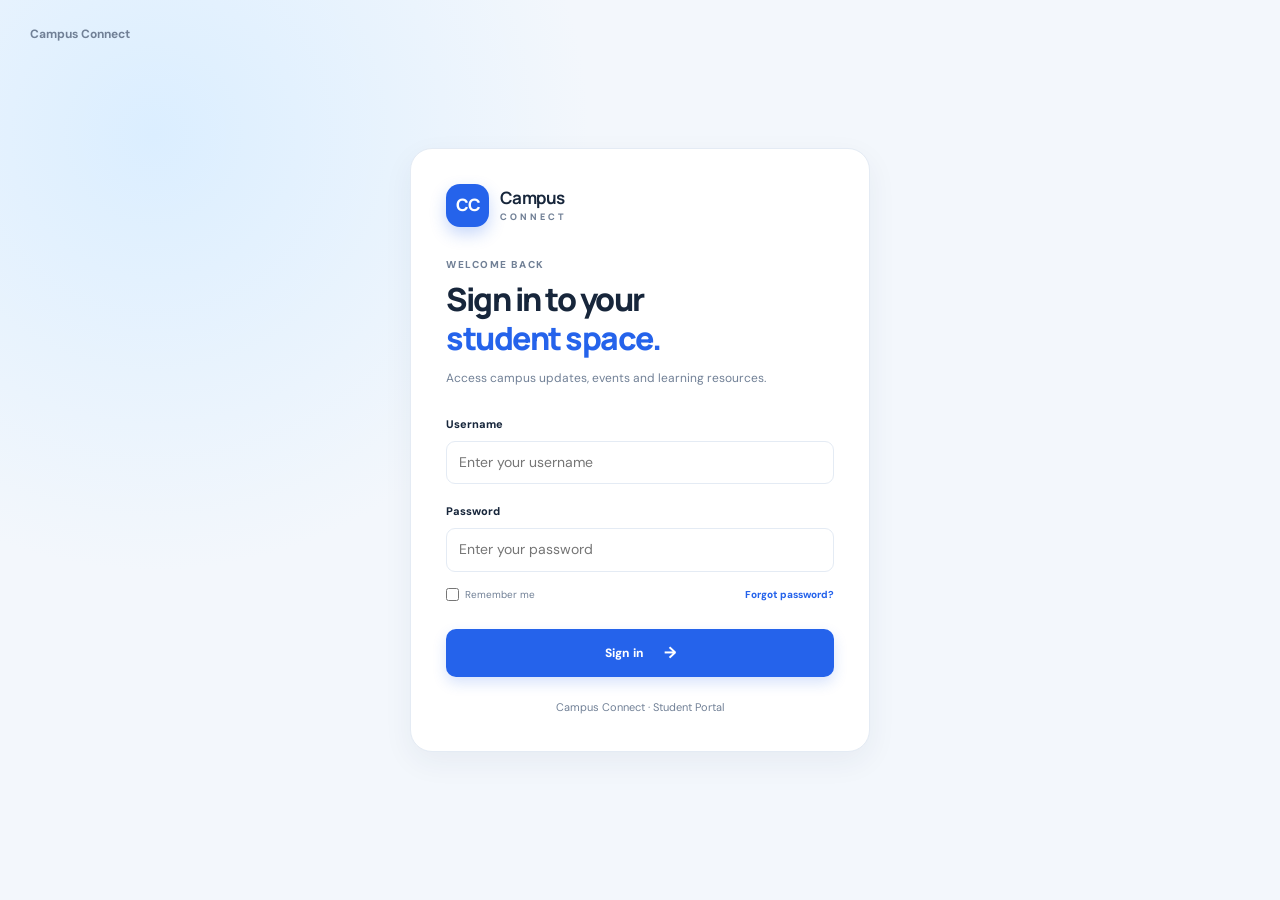
<file: Student Portal/index.html>
<!DOCTYPE html>
<html lang="en" data-theme="ice">
<head>
  <meta charset="UTF-8">
  <meta name="viewport" content="width=device-width, initial-scale=1.0">
  <meta name="description" content="Campus Connect — a student portal for campus announcements, events, study resources and support.">
  <title>Campus Connect | Student Portal</title>
  <script>if (localStorage.getItem("campusConnectDemoUser") !== "Noor Ul Subha") { window.location.replace("login.html"); }</script>
  <link rel="stylesheet" href="css/style.css">
  <script src="js/script.js" defer></script>
</head>
<body>
  <div class="app-shell">
    <aside class="sidebar" id="sidebar">
      <a class="brand" href="#dashboard" aria-label="Campus Connect home">
        <span class="brand-mark">CC</span>
        <span><strong>Campus</strong><small>CONNECT</small></span>
      </a>
      <div class="campus-label">STUDENT SPACE</div>
      <nav class="side-nav" aria-label="Main navigation">
        <a class="nav-link active" href="#dashboard"><span>⌂</span> Dashboard</a>
        <a class="nav-link" href="#announcements"><span>◉</span> Announcements <i class="nav-count">3</i></a>
        <a class="nav-link" href="#events"><span>▦</span> Events</a>
        <a class="nav-link" href="#lost-found"><span>⌕</span> Lost &amp; Found</a>
        <a class="nav-link" href="#resources"><span>▤</span> Study Resources</a>
        <a class="nav-link" href="#profile"><span>♙</span> Student Profile</a>
        <a class="nav-link" href="#support"><span>♡</span> Help &amp; Support</a>
      </nav>
      <div class="sidebar-bottom">
        <div class="help-card">
          <span class="help-icon">?</span>
          <strong>Need a hand?</strong>
          <p>We're here to help you find your way around campus.</p>
          <a href="#support">Visit support <span>→</span></a>
        </div>
        <div class="sidebar-foot">Campus Connect <span>•</span> Student Portal</div>
      </div>
    </aside>

    <main class="main-area" id="dashboard">
      <header class="topbar">
        <button class="menu-toggle" id="menuToggle" aria-label="Toggle navigation">☰</button>
        <div class="breadcrumb">Student Space <span>/</span> <strong>Dashboard</strong></div>
        <div class="top-actions">
          <label class="theme-select-label" for="themeSelect">Theme</label>
          <select id="themeSelect" aria-label="Choose colour theme">
            <option value="ice">Ice Blue</option>
            <option value="graphite">Graphite &amp; Gold</option>
            <option value="burgundy">Burgundy &amp; White</option>
          </select>
          <button class="icon-button" id="notificationButton" aria-label="View notifications">♧<span class="notification-dot"></span></button>
          <a class="auth-nav-button" id="authNavButton" href="login.html">Login</a><a class="avatar" href="#profile" aria-label="Open student profile">NS</a>
        </div>
      </header>

      <section class="welcome-row">
        <div>
          <p class="eyebrow">THURSDAY, 29 OCTOBER 2026</p>
          <h1>Good evening, <span>Student.</span> <span class="wave">✦</span></h1>
          <p class="muted welcome-copy">Your campus life, all in one place. Here's what's happening today.</p>
        </div>
        <a class="primary-button" href="#events">Explore campus <span>↗</span></a>
      </section>

      <section class="hero-banner">
        <div class="hero-content">
          <span class="pill pill-light">CAMPUS UPDATE</span>
          <h2>Your next chapter<br>starts <em>right here.</em></h2>
          <p>Stay informed, stay prepared, and make the most of your university journey.</p>
          <a href="#announcements" class="hero-link">See what's new <span>→</span></a>
        </div>
        <div class="hero-art" aria-hidden="true">
          <div class="art-orbit orbit-one"></div><div class="art-orbit orbit-two"></div>
          <div class="art-book">▤</div><div class="art-spark spark-one">✦</div><div class="art-spark spark-two">✧</div>
          <div class="art-caption">LEARN · CONNECT · GROW</div>
        </div>
      </section>

      <section class="stats-grid" aria-label="Campus at a glance">
        <article class="stat-card"><div class="stat-icon icon-blue">▦</div><div><p>Upcoming events</p><strong>02</strong><small>Mark your calendar</small></div><span class="stat-arrow">↗</span></article>
        <article class="stat-card"><div class="stat-icon icon-orange">◉</div><div><p>New announcements</p><strong>03</strong><small>Stay up to date</small></div><span class="stat-arrow">↗</span></article>
        <article class="stat-card"><div class="stat-icon icon-green">▤</div><div><p>Study resources</p><strong>12+</strong><small>Ready to explore</small></div><span class="stat-arrow">↗</span></article>
      </section>

      <div class="content-grid">
        <section class="panel announcements-panel" id="announcements">
          <div class="section-heading"><div><p class="eyebrow">STAY INFORMED</p><h2>Latest announcements</h2></div><a class="text-link" href="#announcements">View all <span>→</span></a></div>
          <article class="announcement-item">
            <div class="announcement-icon exam-icon">▣</div>
            <div class="announcement-body"><div class="item-meta"><span class="tag tag-important">Academic</span><span>29 Oct 2026</span></div><h3>Mid-term examinations begin soon</h3><p>Mid-term examinations are scheduled to begin on Monday, 2 November. Check your official timetable before exam day.</p><a href="#events" class="inline-link">View event details →</a></div>
          </article>
          <article class="announcement-item">
            <div class="announcement-icon event-icon">✦</div>
            <div class="announcement-body"><div class="item-meta"><span class="tag tag-event">Campus life</span><span>29 Oct 2026</span></div><h3>Get ready for Student Week</h3><p>Student Week is expected to start on 9 November. More details about activities will be shared when available.</p><a href="#events" class="inline-link">Explore events →</a></div>
          </article>
          <article class="announcement-item">
            <div class="announcement-icon resource-icon">▤</div>
            <div class="announcement-body"><div class="item-meta"><span class="tag tag-resource">Resources</span><span>Campus notice</span></div><h3>Keep your study materials organised</h3><p>Use the Study Resources section to organise course notes and learning links in one place.</p><a href="#resources" class="inline-link">Browse resources →</a></div>
          </article>
        </section>

        <aside class="right-column">
          <section class="panel events-panel" id="events">
            <div class="section-heading"><div><p class="eyebrow">SAVE THE DATE</p><h2>Upcoming events</h2></div><span class="calendar-mark">▦</span></div>
            <article class="event-card">
              <div class="date-block"><span>NOV</span><strong>02</strong><small>MON</small></div>
              <div class="event-info"><span class="event-type">ACADEMIC</span><h3>Mid-Term Examinations</h3><p>University-wide examination period</p><button class="small-button event-remind" data-event="Mid-Term Examinations">Set reminder</button></div>
            </article>
            <article class="event-card">
              <div class="date-block date-purple"><span>NOV</span><strong>09</strong><small>MON</small></div>
              <div class="event-info"><span class="event-type purple-text">CAMPUS LIFE</span><h3>Student Week</h3><p>Student activities and engagement</p><button class="small-button event-remind" data-event="Student Week">Set reminder</button></div>
            </article>
            <p class="note-text">Dates provided for planning. Check official university notices for confirmed schedules and updates.</p>
          </section>

          <section class="panel quick-panel">
            <div class="section-heading"><div><p class="eyebrow">JUMP RIGHT IN</p><h2>Quick access</h2></div></div>
            <div class="quick-links">
              <a href="#resources"><span class="quick-icon quick-blue">▤</span><span><strong>Course materials</strong><small>Notes and learning links</small></span><b>→</b></a>
              <a href="#lost-found"><span class="quick-icon quick-orange">⌕</span><span><strong>Lost &amp; Found</strong><small>Find or report an item</small></span><b>→</b></a>
              <a href="#support"><span class="quick-icon quick-green">♡</span><span><strong>Student support</strong><small>Get help when you need it</small></span><b>→</b></a>
            </div>
          </section>
        </aside>
      </div>

      <section class="lower-grid">
        <section class="panel resources-panel" id="resources">
          <div class="section-heading"><div><p class="eyebrow">LEARN AT YOUR PACE</p><h2>Study resources</h2></div><button class="subtle-button" id="addResourceButton">+ Add resource</button></div>
          <div class="resource-grid" id="resourceGrid">
            <article class="resource-card"><div class="file-icon pdf-icon">PDF</div><div><span class="resource-category">STUDY GUIDE</span><h3>Exam preparation checklist</h3><p>A simple guide to plan your revision.</p></div><button class="resource-open" data-resource="Exam preparation checklist">Open ↗</button></article>
            <article class="resource-card"><div class="file-icon notes-icon">DOC</div><div><span class="resource-category">CLASS NOTES</span><h3>Lecture notes organiser</h3><p>Keep notes grouped by subject.</p></div><button class="resource-open" data-resource="Lecture notes organiser">Open ↗</button></article>
            <article class="resource-card"><div class="file-icon link-icon">LINK</div><div><span class="resource-category">LEARNING</span><h3>Useful learning links</h3><p>Save trusted course resources.</p></div><button class="resource-open" data-resource="Useful learning links">Open ↗</button></article>
          </div>
          
        </section>
        <section class="panel profile-panel" id="profile">
          <div class="section-heading"><div><p class="eyebrow">YOUR CAMPUS IDENTITY</p><h2>Student profile</h2></div><span class="profile-check">✓</span></div>
          <div class="profile-summary"><div class="profile-avatar">NS</div><div><h3>Noor Ul Subha</h3><p>BS Software Engineering</p><span class="profile-status"><i></i> Student profile preview</span></div></div>
          <div class="profile-details"><div><span>University</span><strong>COMSATS University</strong></div><div><span>Campus</span><strong>Sahiwal</strong></div><div><span>Semester</span><strong>4th Semester</strong></div></div>
          <button class="outline-button" id="editProfileButton">Edit demo profile <span>→</span></button>
          <p class="note-text">Demo profile for the prototype. No student ID or private account data is stored.</p>
        </section>
      </section>

      <section class="panel utility-panel" id="lost-found">
        <div class="section-heading"><div><p class="eyebrow">LOOK OUT FOR EACH OTHER</p><h2>Lost &amp; Found board</h2><p class="muted">Post a demo listing or browse items reported by students.</p></div><button class="primary-button" id="postItemButton">+ Post an item</button></div>
        <div class="lost-grid" id="lostGrid">
          <article class="lost-card"><span class="lost-symbol">⌕</span><div><span class="tag tag-important">Lost item</span><h3>Student ID card</h3><p>Last seen near the library · Sample listing</p></div><button class="small-button contact-owner">View details</button></article>
          <article class="lost-card"><span class="lost-symbol found-symbol">✓</span><div><span class="tag tag-event">Found item</span><h3>Water bottle</h3><p>Found near the cafeteria · Sample listing</p></div><button class="small-button contact-owner">View details</button></article>
        </div>
      </section>

      <section class="panel support-panel" id="support">
        <div class="support-copy"><p class="eyebrow">WE'RE HERE FOR YOU</p><h2>How can we help?</h2><p class="muted">Send a question or describe the support you need. This demo form shows a confirmation in your browser.</p></div>
        <form id="supportForm" class="support-form"><label for="supportTopic">Topic</label><select id="supportTopic" required><option value="">Choose a topic</option><option>Portal help</option><option>Study resources</option><option>Lost &amp; Found</option><option>Other question</option></select><label for="supportMessage">Your message</label><textarea id="supportMessage" rows="3" placeholder="How can we help you?" required></textarea><button class="primary-button" type="submit">Send message <span>→</span></button></form>
      </section>

      <footer class="footer"><a class="footer-brand" href="#dashboard">Campus Connect</a><span>Built for a more connected campus.</span></footer>
    </main>
  </div>

  <dialog id="appDialog" class="app-dialog"><form method="dialog"><button class="dialog-close" aria-label="Close dialog">×</button></form><div id="dialogContent"></div></dialog>
  <div class="toast" id="toast" role="status" aria-live="polite"></div>
</body>
</html>
</file>
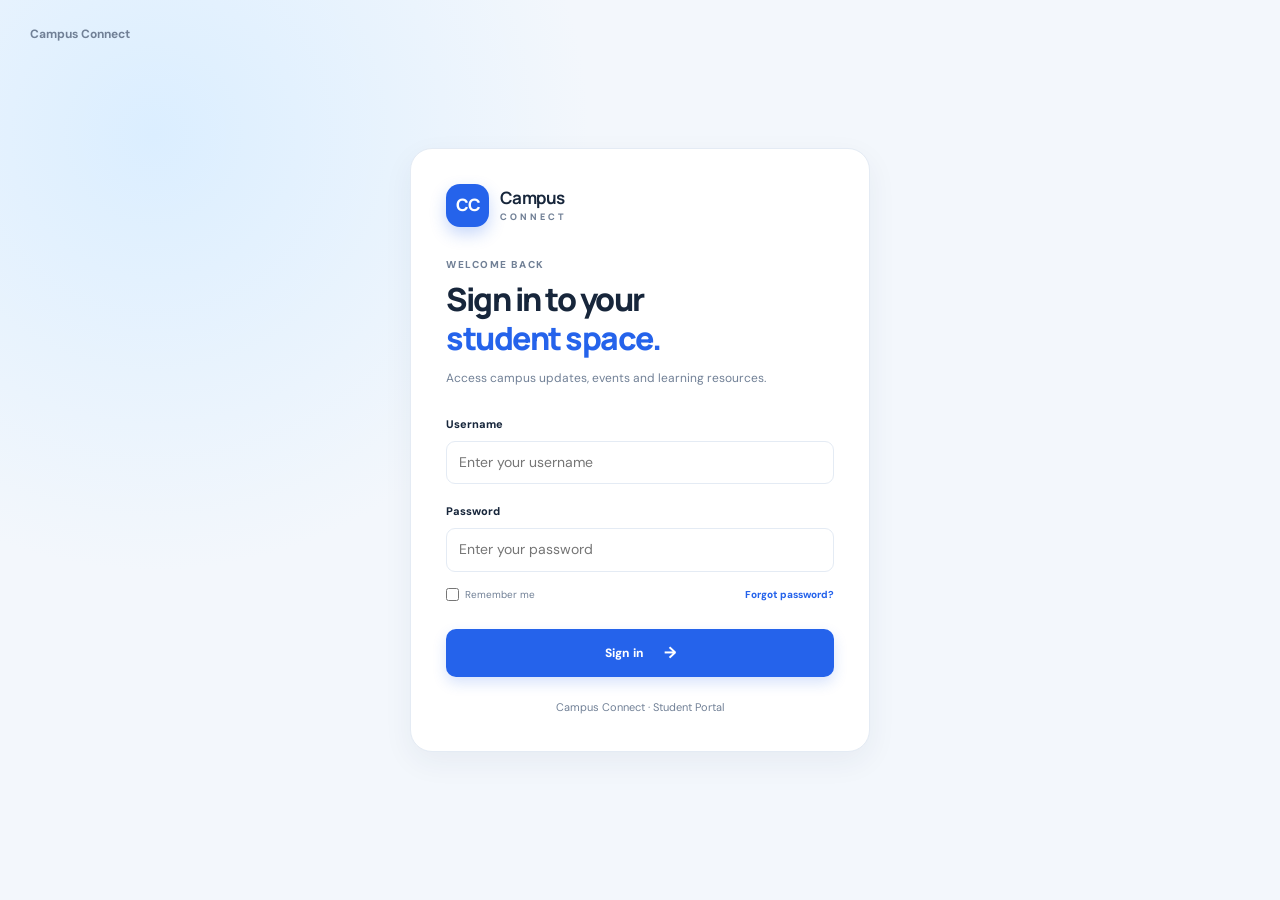
<file: Student Portal/login.html>
<!DOCTYPE html>
<html lang="en" data-theme="ice">
<head><meta charset="UTF-8"><meta name="viewport" content="width=device-width, initial-scale=1.0"><title>Sign in | Campus Connect</title><link rel="stylesheet" href="css/style.css"><script src="js/auth.js" defer></script></head>
<body class="auth-page">
  <a class="auth-back" href="login.html">Campus Connect</a>
  <main class="auth-card">
    <a class="brand auth-brand" href="index.html"><span class="brand-mark">CC</span><span><strong>Campus</strong><small>CONNECT</small></span></a>
    <p class="eyebrow">WELCOME BACK</p><h1>Sign in to your<br><span>student space.</span></h1><p class="muted">Access campus updates, events and learning resources.</p>
    <form id="authForm" class="auth-form">
      <label for="username">Username</label><input id="username" name="username" type="text" placeholder="Enter your username" autocomplete="username" required>
      <label for="password">Password</label><input id="password" name="password" type="password" placeholder="Enter your password" autocomplete="current-password" required>
      <div class="auth-row"><label class="remember"><input type="checkbox"> Remember me</label><a href="#" id="forgotLink">Forgot password?</a></div>
      <button class="primary-button full-button" type="submit">Sign in <span>→</span></button>
    </form>
    <p id="loginError" class="login-error" role="alert" hidden>Incorrect username or password. Please try again.</p>
    <p class="auth-switch">Campus Connect · Student Portal</p>
  </main>
</body></html>
</file>
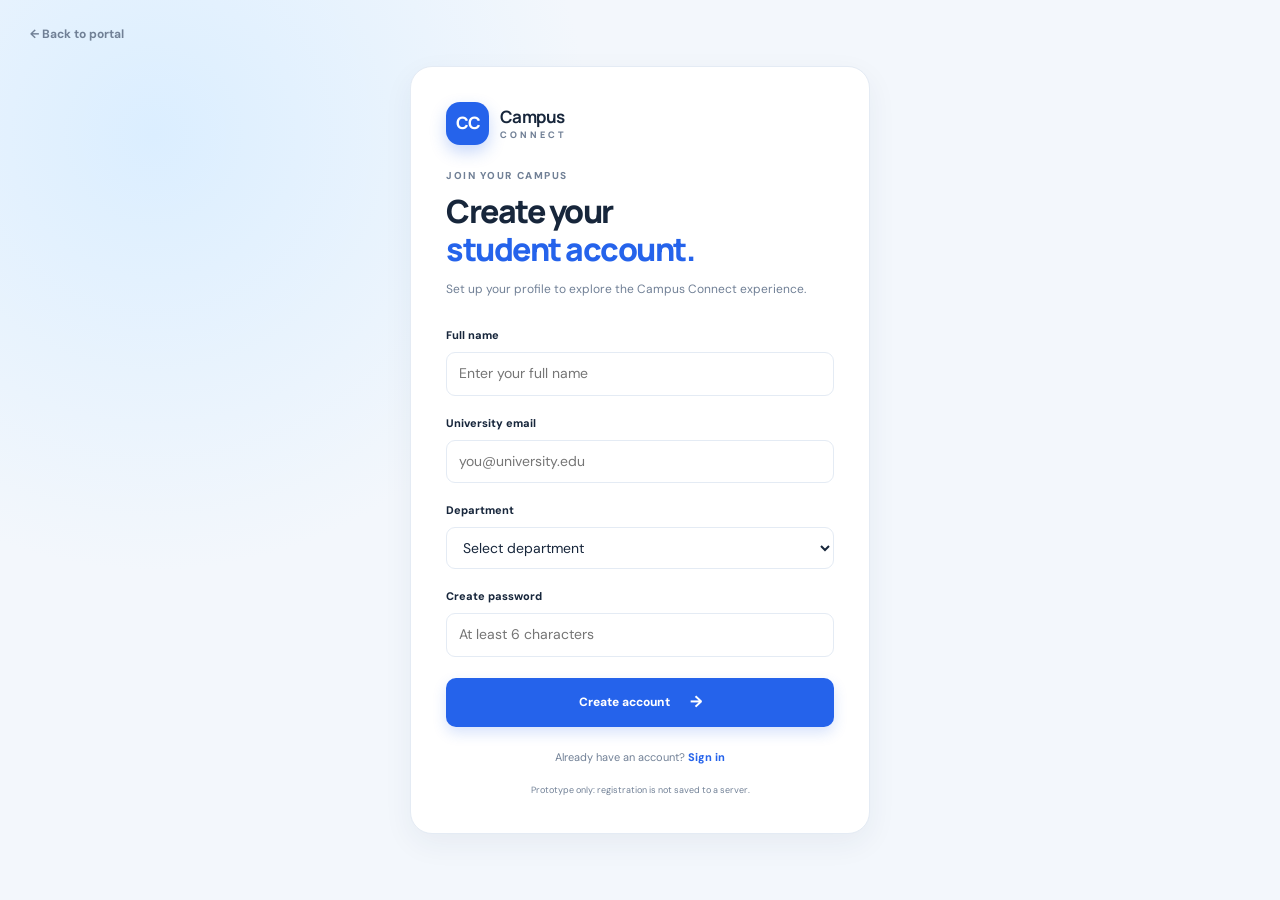
<file: Student Portal/signup.html>
<!DOCTYPE html>
<html lang="en" data-theme="ice">
<head><meta charset="UTF-8"><meta name="viewport" content="width=device-width, initial-scale=1.0"><title>Create account | Campus Connect</title><link rel="stylesheet" href="css/style.css"><script src="js/auth.js" defer></script></head>
<body class="auth-page">
  <a class="auth-back" href="index.html">← Back to portal</a>
  <main class="auth-card signup-card">
    <a class="brand auth-brand" href="index.html"><span class="brand-mark">CC</span><span><strong>Campus</strong><small>CONNECT</small></span></a>
    <p class="eyebrow">JOIN YOUR CAMPUS</p><h1>Create your<br><span>student account.</span></h1><p class="muted">Set up your profile to explore the Campus Connect experience.</p>
    <form id="authForm" class="auth-form">
      <label for="fullName">Full name</label><input id="fullName" type="text" placeholder="Enter your full name" required>
      <label for="email">University email</label><input id="email" type="email" placeholder="you@university.edu" required>
      <label for="department">Department</label><select id="department" required><option value="">Select department</option><option>Software Engineering</option><option>Computer Science</option><option>Electrical Engineering</option><option>Business Administration</option><option>Other</option></select>
      <label for="password">Create password</label><input id="password" type="password" placeholder="At least 6 characters" required minlength="6">
      <button class="primary-button full-button" type="submit">Create account <span>→</span></button>
    </form>
    <p class="auth-switch">Already have an account? <a href="login.html">Sign in</a></p>
    <p class="auth-disclaimer">Prototype only: registration is not saved to a server.</p>
  </main>
</body></html>
</file>
<file: Student Portal/css/style.css>
@import url('https://fonts.googleapis.com/css2?family=DM+Sans:wght@400;500;600;700&family=Manrope:wght@400;500;600;700;800&display=swap');
:root{--bg:#f3f7fc;--surface:#fff;--surface-2:#f8fbff;--text:#17263b;--muted:#718096;--line:#e4ebf4;--primary:#2563eb;--primary-dark:#1d4ed8;--accent:#dcecff;--hero-a:#dbeeff;--hero-b:#edf7ff;--shadow:0 10px 30px rgba(31,58,91,.06);--green:#16856a;--orange:#c77725;--radius:18px}
html[data-theme="graphite"]{--bg:#111315;--surface:#1a1d20;--surface-2:#202327;--text:#f1f0ed;--muted:#a2a3a5;--line:#303438;--primary:#e5a844;--primary-dark:#d29128;--accent:#352a19;--hero-a:#24272b;--hero-b:#342b1d;--shadow:0 10px 30px rgba(0,0,0,.18);--green:#67c9a8;--orange:#e5a844}
html[data-theme="burgundy"]{--bg:#f8f4f5;--surface:#fff;--surface-2:#fcf8f9;--text:#2e1a20;--muted:#827078;--line:#eee0e4;--primary:#84283d;--primary-dark:#681b2d;--accent:#f5e3e8;--hero-a:#f1dce2;--hero-b:#fff4f6;--shadow:0 10px 30px rgba(79,26,42,.06);--green:#16856a;--orange:#c77725}
*{box-sizing:border-box}html{scroll-behavior:smooth;scroll-padding-top:90px}body{margin:0;background:var(--bg);color:var(--text);font-family:'DM Sans',sans-serif;font-size:14px;line-height:1.55;transition:background .2s,color .2s}a{color:inherit;text-decoration:none}button,input,select,textarea{font:inherit}button,a,select{ -webkit-tap-highlight-color:transparent}button{cursor:pointer}.app-shell{max-width:1600px;margin:0 auto;display:grid;grid-template-columns:245px minmax(0,1fr);min-height:100vh}.sidebar{position:sticky;top:0;height:100vh;padding:30px 18px 18px 24px;background:var(--surface);border-right:1px solid var(--line);display:flex;flex-direction:column;z-index:20}.brand{display:flex;align-items:center;gap:11px;font-family:Manrope,sans-serif}.brand-mark{width:43px;height:43px;display:grid;place-items:center;background:var(--primary);color:white;border-radius:14px;font-weight:800;letter-spacing:-1px;font-size:17px;box-shadow:0 7px 16px color-mix(in srgb,var(--primary) 25%,transparent)}.brand strong,.brand small{display:block;line-height:1.15}.brand strong{font-size:17px;letter-spacing:-.6px}.brand small{font-size:9px;font-weight:800;letter-spacing:3px;color:var(--muted);margin-top:4px}.campus-label,.eyebrow{font-size:10px;font-weight:800;letter-spacing:1.55px;color:var(--muted)}.campus-label{margin:42px 0 13px 12px}.side-nav{display:grid;gap:5px}.nav-link{display:flex;align-items:center;gap:13px;padding:12px 13px;border-radius:11px;color:var(--muted);font-weight:600;transition:.18s}.nav-link>span{font-size:19px;width:22px;text-align:center}.nav-link:hover{background:var(--surface-2);color:var(--text)}.nav-link.active{background:var(--accent);color:var(--primary);font-weight:800}.nav-count{margin-left:auto;background:var(--primary);color:white;border-radius:7px;font-size:10px;padding:2px 6px;font-style:normal}.sidebar-bottom{margin-top:auto}.help-card{padding:17px 15px;background:var(--surface-2);border:1px solid var(--line);border-radius:15px}.help-icon{width:25px;height:25px;display:grid;place-items:center;border-radius:8px;background:var(--accent);color:var(--primary);font-weight:800;margin-bottom:12px}.help-card strong{display:block;font-size:13px}.help-card p{font-size:11px;color:var(--muted);margin:5px 0 13px}.help-card a{color:var(--primary);font-weight:800;font-size:11px}.help-card a span{margin-left:8px}.sidebar-foot{font-size:10px;color:var(--muted);padding:20px 4px 0}.sidebar-foot span{padding:0 5px;color:var(--primary)}.main-area{padding:0 36px 22px;min-width:0}.topbar{height:78px;display:flex;align-items:center;justify-content:space-between;border-bottom:1px solid var(--line);gap:16px}.breadcrumb{font-size:12px;color:var(--muted)}.breadcrumb span{padding:0 10px;color:var(--line)}.breadcrumb strong{color:var(--text)}.top-actions{display:flex;align-items:center;gap:11px}.theme-select-label{font-size:11px;color:var(--muted)}select,input,textarea{background:var(--surface);color:var(--text);border:1px solid var(--line);border-radius:9px;padding:10px 12px;outline:none}select:focus,input:focus,textarea:focus{border-color:var(--primary);box-shadow:0 0 0 3px color-mix(in srgb,var(--primary) 12%,transparent)}#themeSelect{font-size:11px;padding:8px 10px;max-width:150px}.icon-button{position:relative;width:36px;height:36px;border-radius:11px;background:var(--surface);border:1px solid var(--line);color:var(--text);font-size:18px}.notification-dot{position:absolute;width:6px;height:6px;background:#ed7d68;border:1px solid var(--surface);border-radius:50%;right:7px;top:6px}.avatar,.profile-avatar{display:grid;place-items:center;background:var(--accent);color:var(--primary);font-weight:800;border-radius:50%;width:36px;height:36px}.menu-toggle{display:none;border:1px solid var(--line);background:var(--surface);color:var(--text);border-radius:9px;padding:8px 10px}.welcome-row{display:flex;justify-content:space-between;align-items:flex-end;padding:30px 0 22px;gap:20px}.eyebrow{margin:0 0 8px}.welcome-row h1,.auth-card h1{font-family:Manrope,sans-serif;font-size:clamp(27px,3vw,37px);letter-spacing:-1.5px;line-height:1.2;margin:0;font-weight:800}.welcome-row h1 span:first-child,.auth-card h1 span{color:var(--primary)}.wave{font-size:23px;color:var(--orange)}.muted{color:var(--muted)}.welcome-copy{margin:9px 0 0}.primary-button{display:inline-flex;align-items:center;justify-content:center;gap:20px;border:0;background:var(--primary);color:white;padding:12px 17px;border-radius:10px;font-weight:800;font-size:12px;box-shadow:0 6px 14px color-mix(in srgb,var(--primary) 18%,transparent);transition:transform .18s,background .18s}.primary-button:hover{background:var(--primary-dark);transform:translateY(-1px)}.primary-button span{font-size:16px}.hero-banner{position:relative;overflow:hidden;display:flex;align-items:center;justify-content:space-between;min-height:245px;border-radius:20px;padding:28px 36px;background:linear-gradient(115deg,var(--hero-a),var(--hero-b));border:1px solid color-mix(in srgb,var(--primary) 10%,var(--line))}.hero-content{position:relative;z-index:2;max-width:470px}.pill{display:inline-block;font-size:9px;letter-spacing:1.1px;font-weight:800;padding:6px 9px;border-radius:7px}.pill-light{background:var(--surface);color:var(--primary)}.hero-banner h2{font-family:Manrope,sans-serif;font-size:clamp(28px,3.1vw,39px);line-height:1.15;letter-spacing:-1.5px;margin:14px 0 9px}.hero-banner h2 em{font-style:normal;color:var(--primary)}.hero-banner p{max-width:350px;color:var(--muted);font-size:12px;margin:0 0 16px}.hero-link,.text-link,.inline-link{color:var(--primary);font-size:12px;font-weight:800}.hero-link span,.text-link span{padding-left:8px}.hero-art{width:34%;height:200px;min-width:210px;position:relative;display:grid;place-items:center}.art-orbit{position:absolute;border:1px solid color-mix(in srgb,var(--primary) 25%,transparent);border-radius:50%;transform:rotate(-22deg)}.orbit-one{width:205px;height:145px}.orbit-two{width:260px;height:180px;transform:rotate(34deg)}.art-book{width:94px;height:100px;display:grid;place-items:center;border-radius:18px 18px 22px 10px;background:var(--primary);color:white;font-size:52px;box-shadow:12px 12px 0 color-mix(in srgb,var(--primary) 20%,transparent);transform:rotate(-9deg)}.art-spark{position:absolute;color:var(--primary);font-size:28px}.spark-one{right:22%;top:20%}.spark-two{left:16%;bottom:22%;font-size:23px}.art-caption{position:absolute;bottom:1px;font-size:8px;letter-spacing:2px;color:var(--muted);font-weight:800}.stats-grid{display:grid;grid-template-columns:repeat(3,minmax(0,1fr));gap:15px;margin:19px 0 24px}.stat-card{display:flex;align-items:center;gap:13px;padding:17px 16px;background:var(--surface);border:1px solid var(--line);border-radius:15px;box-shadow:var(--shadow);position:relative;min-width:0}.stat-icon{width:42px;height:42px;border-radius:12px;display:grid;place-items:center;font-size:20px;flex-shrink:0}.icon-blue{background:#e6f1ff;color:#3579d7}.icon-orange{background:#fff0df;color:#c77725}.icon-green{background:#e1f6ed;color:#16856a}.stat-card p{font-size:11px;color:var(--muted);margin:0 0 2px}.stat-card strong{font-family:Manrope,sans-serif;font-size:24px;line-height:1.2}.stat-card small{display:block;font-size:10px;color:var(--muted);margin-top:3px}.stat-arrow{margin-left:auto;align-self:flex-start;color:var(--muted)}.content-grid{display:grid;grid-template-columns:minmax(0,1.25fr) minmax(300px,.9fr);gap:18px;align-items:start}.panel{background:var(--surface);border:1px solid var(--line);border-radius:17px;padding:22px;box-shadow:var(--shadow);min-width:0}.section-heading{display:flex;align-items:center;justify-content:space-between;gap:12px;margin-bottom:17px}.section-heading .eyebrow{font-size:9px;margin-bottom:4px}.section-heading h2{font-family:Manrope,sans-serif;font-size:18px;letter-spacing:-.6px;margin:0}.announcement-item{display:flex;gap:13px;padding:17px 0;border-top:1px solid var(--line)}.announcement-item:first-of-type{border-top:0}.announcement-icon{width:37px;height:37px;display:grid;place-items:center;flex-shrink:0;border-radius:11px;font-size:17px}.exam-icon{background:#fff0df;color:#c77725}.event-icon{background:#f0e9ff;color:#8555c8}.resource-icon{background:#e1f6ed;color:#16856a}.announcement-body{min-width:0}.item-meta{display:flex;align-items:center;gap:10px;font-size:10px;color:var(--muted);margin-bottom:5px}.tag{display:inline-block;font-size:9px;font-weight:800;padding:4px 7px;border-radius:6px}.tag-important{color:#b76621;background:#fff0df}.tag-event{color:#16856a;background:#e1f6ed}.tag-resource{color:#6d4db5;background:#f0e9ff}.announcement-body h3,.event-info h3,.resource-card h3,.lost-card h3{font-size:13px;margin:0 0 5px;letter-spacing:-.2px}.announcement-body p{font-size:11px;color:var(--muted);margin:0 0 7px;line-height:1.6}.inline-link{font-size:10px}.right-column{display:grid;gap:18px}.calendar-mark{display:grid;place-items:center;width:35px;height:35px;border-radius:10px;background:var(--accent);color:var(--primary);font-size:19px}.event-card{display:flex;gap:13px;padding:13px 0;border-top:1px solid var(--line)}.event-card:first-of-type{border-top:0}.date-block{width:55px;height:68px;flex-shrink:0;border-radius:11px;background:#e6f1ff;color:#2865bf;display:flex;flex-direction:column;align-items:center;justify-content:center}.date-block span{font-size:9px;font-weight:800;letter-spacing:1px}.date-block strong{font-family:Manrope,sans-serif;font-size:24px;line-height:1.1}.date-block small{font-size:8px;font-weight:800}.date-purple{background:#f0e9ff;color:#8555c8}.event-info{min-width:0}.event-type{display:block;font-size:8px;letter-spacing:1px;color:#c77725;font-weight:800;margin:1px 0 4px}.purple-text{color:#8555c8}.event-info p{font-size:10px;color:var(--muted);margin:0 0 8px}.small-button,.subtle-button,.outline-button{background:var(--surface-2);border:1px solid var(--line);color:var(--text);border-radius:8px;padding:7px 10px;font-size:10px;font-weight:800}.small-button:hover,.subtle-button:hover,.outline-button:hover{border-color:var(--primary);color:var(--primary)}.note-text{font-size:10px;line-height:1.55;color:var(--muted);margin:13px 0 0}.quick-links{display:grid}.quick-links>a{display:flex;align-items:center;gap:11px;padding:12px 0;border-top:1px solid var(--line)}.quick-links>a:first-child{border-top:0}.quick-icon{width:35px;height:35px;display:grid;place-items:center;border-radius:10px;font-size:16px}.quick-blue{background:#e6f1ff;color:#3579d7}.quick-orange{background:#fff0df;color:#c77725}.quick-green{background:#e1f6ed;color:#16856a}.quick-links strong,.quick-links small{display:block}.quick-links strong{font-size:11px}.quick-links small{font-size:10px;color:var(--muted);margin-top:2px}.quick-links b{margin-left:auto;color:var(--muted)}.lower-grid{display:grid;grid-template-columns:minmax(0,1.2fr) minmax(280px,.8fr);gap:18px;margin-top:18px}.subtle-button{color:var(--primary);white-space:nowrap}.resource-grid{display:grid;grid-template-columns:repeat(3,minmax(0,1fr));gap:10px}.resource-card{border:1px solid var(--line);border-radius:12px;padding:13px;display:flex;flex-direction:column;align-items:flex-start;min-width:0}.file-icon{width:37px;height:37px;border-radius:10px;display:grid;place-items:center;font-size:9px;font-weight:900;margin-bottom:12px}.pdf-icon{background:#fff0df;color:#b76621}.notes-icon{background:#e6f1ff;color:#3579d7}.link-icon{background:#e1f6ed;color:#16856a}.resource-category{font-size:8px;letter-spacing:.8px;color:var(--muted);font-weight:800}.resource-card h3{margin-top:4px;font-size:11px}.resource-card p{font-size:10px;color:var(--muted);margin:0 0 13px}.resource-open{margin-top:auto;border:0;background:none;color:var(--primary);font-size:10px;font-weight:800;padding:0}.profile-check{width:27px;height:27px;display:grid;place-items:center;border-radius:50%;background:#e1f6ed;color:#16856a;font-weight:900}.profile-summary{display:flex;gap:12px;align-items:center;padding-bottom:16px;border-bottom:1px solid var(--line)}.profile-avatar{width:52px;height:52px;font-size:17px}.profile-summary h3{margin:0;font-size:14px}.profile-summary p{font-size:11px;color:var(--muted);margin:2px 0 5px}.profile-status{font-size:9px;color:var(--green)}.profile-status i{display:inline-block;width:6px;height:6px;border-radius:50%;background:var(--green);margin-right:4px}.profile-details{display:grid;gap:12px;padding:15px 0}.profile-details div{display:flex;justify-content:space-between;gap:12px;font-size:10px}.profile-details span{color:var(--muted)}.profile-details strong{text-align:right;font-weight:700}.outline-button{width:100%;padding:10px}.outline-button span{float:right}.utility-panel{margin-top:18px}.utility-panel .section-heading{align-items:center}.utility-panel .section-heading .muted{font-size:11px;margin:5px 0 0}.lost-grid{display:grid;grid-template-columns:repeat(2,minmax(0,1fr));gap:12px}.lost-card{display:flex;align-items:center;gap:12px;padding:14px;border:1px solid var(--line);border-radius:12px;min-width:0}.lost-symbol{display:grid;place-items:center;width:42px;height:42px;border-radius:12px;background:#fff0df;color:#c77725;font-size:22px;flex-shrink:0}.found-symbol{background:#e1f6ed;color:#16856a}.lost-card>div{flex:1;min-width:0}.lost-card p{font-size:10px;color:var(--muted);margin:0}.lost-card .tag{margin-bottom:5px}.support-panel{display:grid;grid-template-columns:1fr 1fr;gap:30px;margin-top:18px;align-items:start}.support-copy h2{font-family:Manrope,sans-serif;font-size:22px;margin:0 0 8px;letter-spacing:-.7px}.support-copy p:last-child{font-size:12px;max-width:390px}.support-form{display:grid;gap:7px}.support-form label,.auth-form>label{font-size:11px;font-weight:800;margin-top:4px}.support-form textarea{resize:vertical}.support-form .primary-button{justify-self:start;margin-top:5px}.footer{display:flex;justify-content:space-between;align-items:center;gap:15px;padding:23px 3px 0;font-size:10px;color:var(--muted)}.footer-brand{font-weight:800;color:var(--text)}.app-dialog{width:min(460px,calc(100% - 30px));border:1px solid var(--line);border-radius:18px;background:var(--surface);color:var(--text);padding:28px;box-shadow:0 25px 80px rgba(0,0,0,.22)}.app-dialog::backdrop{background:rgba(12,20,34,.48);backdrop-filter:blur(3px)}.dialog-close{float:right;border:0;background:var(--surface-2);color:var(--text);border-radius:8px;width:29px;height:29px;font-size:20px}.app-dialog h2{font-family:Manrope,sans-serif;font-size:21px;margin:10px 0}.app-dialog p{font-size:12px;color:var(--muted)}.dialog-form{display:grid;gap:8px;margin-top:15px}.dialog-form label{font-size:11px;font-weight:800}.dialog-form input,.dialog-form select,.dialog-form textarea{width:100%}.dialog-form button{margin-top:7px}.toast{position:fixed;right:25px;bottom:25px;max-width:min(380px,calc(100% - 40px));padding:13px 17px;background:var(--text);color:var(--surface);border-radius:11px;box-shadow:var(--shadow);font-size:12px;opacity:0;transform:translateY(10px);pointer-events:none;transition:.22s;z-index:100}.toast.show{opacity:1;transform:translateY(0)}
/* Authentication pages */
.auth-page{min-height:100vh;display:grid;place-items:center;padding:35px 18px;background:radial-gradient(circle at 12% 15%,var(--hero-a),transparent 32%),var(--bg)}.auth-back{position:absolute;top:25px;left:30px;font-size:12px;color:var(--muted);font-weight:700}.auth-card{width:min(460px,100%);padding:35px;background:var(--surface);border:1px solid var(--line);border-radius:22px;box-shadow:var(--shadow)}.auth-brand{margin-bottom:30px}.auth-card h1{font-size:32px;margin-bottom:10px}.auth-card>.muted{font-size:12px;margin-bottom:24px}.auth-form{display:grid;gap:8px}.auth-form input,.auth-form select{width:100%;margin-bottom:7px}.auth-row{display:flex;align-items:center;justify-content:space-between;font-size:10px;margin:0 0 12px}.auth-row a,.auth-switch a{color:var(--primary);font-weight:800}.remember{display:flex;align-items:center;gap:6px;color:var(--muted)}.remember input{width:auto;margin:0}.full-button{width:100%;margin-top:6px}.auth-switch{text-align:center;font-size:11px;color:var(--muted);margin:22px 0 0}.auth-disclaimer{text-align:center;font-size:9px;color:var(--muted);margin:18px 0 0}.signup-card{max-width:500px}.signup-card .auth-brand{margin-bottom:23px}
@media(max-width:1100px){.app-shell{grid-template-columns:215px minmax(0,1fr)}.sidebar{padding-left:16px;padding-right:13px}.main-area{padding:0 22px 20px}.hero-banner{padding:25px}.content-grid{grid-template-columns:minmax(0,1fr) minmax(275px,.85fr)}.panel{padding:18px}.resource-grid{grid-template-columns:1fr}.resource-card{display:grid;grid-template-columns:38px 1fr auto;align-items:center;gap:10px}.resource-card .file-icon{margin:0}.resource-card p{margin-bottom:0}.resource-card .resource-open{grid-column:3;grid-row:1;align-self:center}.resource-card>div:nth-child(2){min-width:0}}
@media(max-width:850px){.app-shell{display:block}.sidebar{position:fixed;left:-270px;top:0;width:250px;transition:left .25s;box-shadow:0 10px 40px rgba(0,0,0,.15)}.sidebar.open{left:0}.menu-toggle{display:block}.main-area{padding:0 18px 20px}.topbar{height:68px}.breadcrumb{margin-right:auto}.welcome-row{padding-top:25px}.hero-art{min-width:150px;width:30%}.hero-art .orbit-two{width:180px}.hero-art .orbit-one{width:145px}.art-book{width:75px;height:82px}.content-grid,.lower-grid{grid-template-columns:1fr}.right-column{grid-template-columns:1fr 1fr}.resource-grid{grid-template-columns:repeat(3,minmax(0,1fr))}.resource-card{display:flex;align-items:flex-start}.resource-card .file-icon{margin-bottom:9px}.resource-card .resource-open{margin-top:auto}.resource-card p{margin-bottom:10px}.support-panel{grid-template-columns:1fr 1fr}.profile-details{gap:10px}}
@media(max-width:600px){.main-area{padding:0 12px 18px}.topbar{gap:8px}.breadcrumb{font-size:10px}.top-actions{gap:6px}.theme-select-label{display:none}#themeSelect{max-width:112px;font-size:10px;padding:8px 5px}.icon-button{width:32px;height:32px}.avatar{width:32px;height:32px;font-size:11px}.welcome-row{align-items:flex-start;flex-direction:column;gap:15px}.welcome-row h1{font-size:28px}.welcome-copy{font-size:12px}.hero-banner{min-height:unset;padding:23px 20px}.hero-art{position:absolute;right:-48px;bottom:-15px;opacity:.22;min-width:200px}.hero-content{max-width:100%}.hero-banner h2{font-size:31px}.hero-banner p{max-width:250px}.stats-grid{grid-template-columns:1fr;gap:9px;margin:13px 0 18px}.stat-card{padding:12px 14px}.stat-card strong{font-size:21px}.stat-icon{width:38px;height:38px}.content-grid{gap:13px}.right-column{grid-template-columns:1fr;gap:13px}.panel{padding:16px;border-radius:14px}.section-heading h2{font-size:17px}.announcement-item{gap:10px}.announcement-body h3{font-size:12px}.lower-grid{gap:13px;margin-top:13px}.resource-grid{grid-template-columns:1fr}.resource-card{display:grid;grid-template-columns:38px 1fr auto;align-items:center}.resource-card .file-icon{margin:0}.resource-card .resource-open{grid-column:3;grid-row:1}.lost-grid{grid-template-columns:1fr}.utility-panel .section-heading{align-items:flex-start;flex-direction:column}.support-panel{grid-template-columns:1fr;gap:12px;margin-top:13px}.footer{flex-wrap:wrap;justify-content:center;text-align:center;gap:8px 15px}.auth-card{padding:25px 21px}.auth-card h1{font-size:29px}.auth-back{top:15px;left:17px}.date-block{width:52px}.event-card{gap:10px}}

.auth-nav-button{display:inline-flex;align-items:center;justify-content:center;padding:8px 13px;border-radius:9px;border:1px solid var(--primary);color:var(--primary);font-size:11px;font-weight:800;white-space:nowrap;transition:.18s}.auth-nav-button:hover{background:var(--primary);color:#fff}@media(max-width:600px){.auth-nav-button{padding:7px 9px;font-size:10px}}

.demo-credentials{display:grid;gap:5px;margin-top:18px;padding:13px 15px;border:1px dashed var(--line);border-radius:11px;background:var(--surface-2);font-size:12px;color:var(--muted)}.demo-credentials strong{color:var(--text);margin-bottom:2px}.demo-credentials b{color:var(--primary)}.login-error{color:#c43d3d;background:#fff0f0;border-radius:8px;padding:9px 11px;font-size:12px}
</file>
